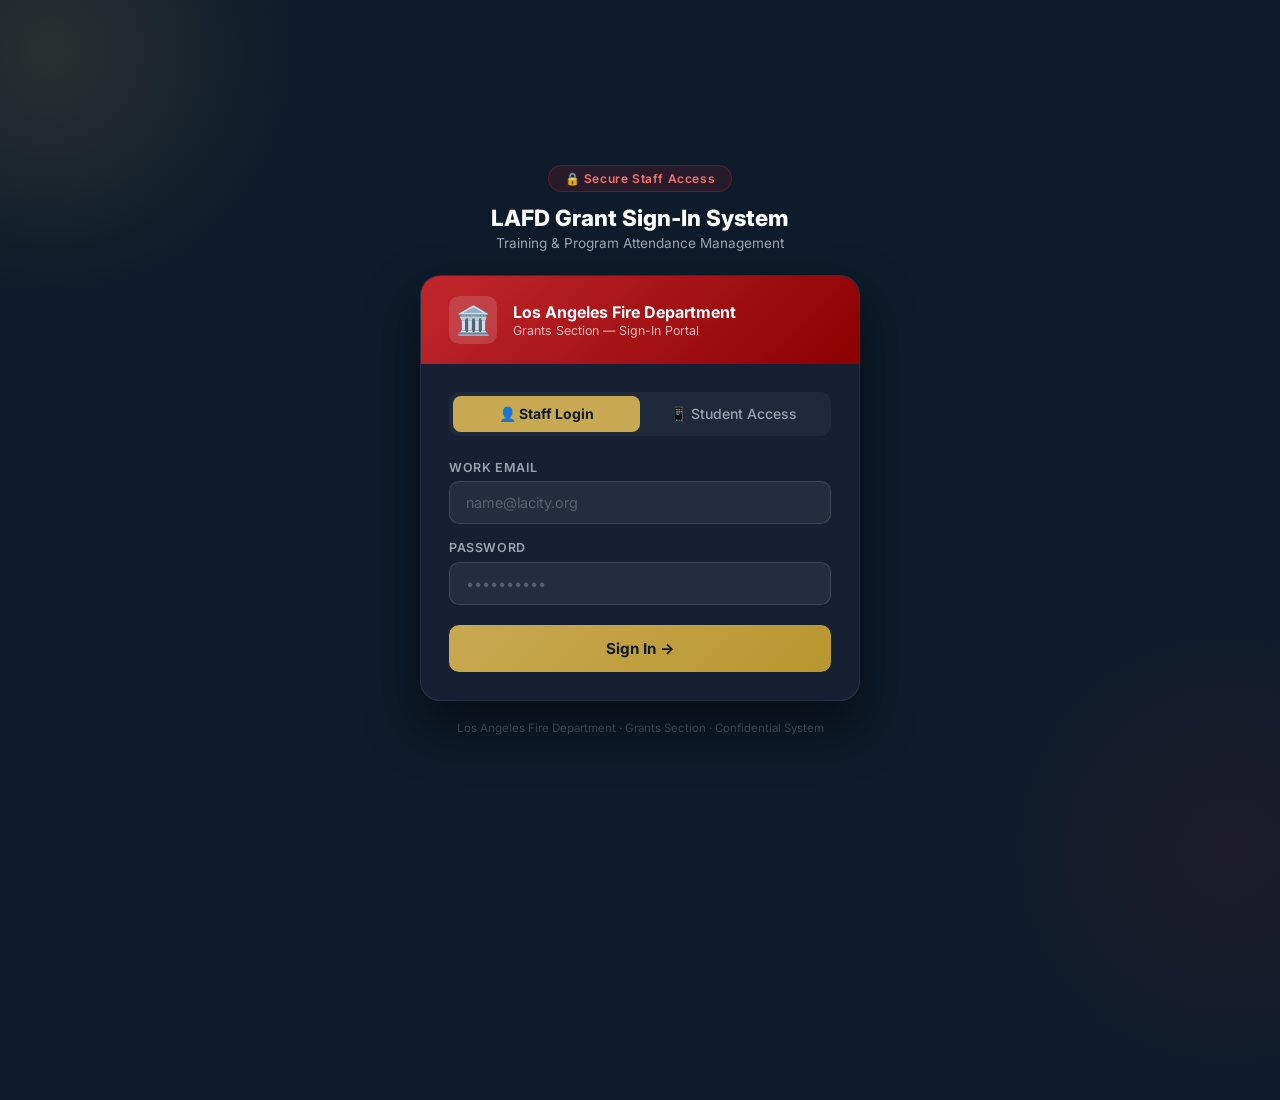
<file: login.html>
<!DOCTYPE html>
<html lang="en">

<head>
    <meta charset="UTF-8" />
    <meta name="viewport" content="width=device-width, initial-scale=1.0" />
    <title>LAFD Sign-In — Login</title>
    <link rel="preconnect" href="https://fonts.googleapis.com">
    <link href="https://fonts.googleapis.com/css2?family=Inter:wght@300;400;500;600;700;800&display=swap"
        rel="stylesheet">
    <style>
        *,
        *::before,
        *::after {
            box-sizing: border-box;
            margin: 0;
            padding: 0;
        }

        :root {
            --navy: #0D1B2A;
            --navy-mid: #162032;
            --gold: #C8A951;
            --red: #C1272D;
            --white: #fff;
            --gray-400: #9ca3af;
            --radius: 12px;
        }

        body {
            font-family: 'Inter', sans-serif;
            background: var(--navy);
            min-height: 100vh;
            display: flex;
            align-items: center;
            justify-content: center;
            padding: 1rem;
            position: relative;
            overflow: hidden;
        }

        body::before {
            content: '';
            position: absolute;
            top: -200px;
            left: -200px;
            width: 500px;
            height: 500px;
            background: radial-gradient(circle, rgba(200, 169, 81, 0.15) 0%, transparent 70%);
            pointer-events: none;
        }

        body::after {
            content: '';
            position: absolute;
            bottom: -200px;
            right: -200px;
            width: 500px;
            height: 500px;
            background: radial-gradient(circle, rgba(193, 39, 45, 0.1) 0%, transparent 70%);
            pointer-events: none;
        }

        .wrapper {
            width: 100%;
            max-width: 440px;
            position: relative;
            z-index: 1;
        }

        .brand {
            text-align: center;
            margin-bottom: 1.5rem;
        }

        .brand h1 {
            font-size: 1.4rem;
            font-weight: 800;
            color: var(--white);
        }

        .brand p {
            color: var(--gray-400);
            font-size: 0.85rem;
            margin-top: 0.25rem;
        }

        .badge {
            display: inline-block;
            background: rgba(193, 39, 45, 0.15);
            border: 1px solid rgba(193, 39, 45, 0.3);
            border-radius: 100px;
            padding: 0.3rem 1rem;
            margin-bottom: 0.75rem;
            color: #f87171;
            font-size: 0.75rem;
            font-weight: 600;
            letter-spacing: 0.05em;
        }

        .card {
            background: var(--navy-mid);
            border: 1px solid rgba(255, 255, 255, 0.08);
            border-radius: 20px;
            overflow: hidden;
            box-shadow: 0 25px 50px rgba(0, 0, 0, 0.5);
        }

        .card-top {
            background: linear-gradient(135deg, var(--red) 0%, #8b0000 100%);
            padding: 1.25rem 1.75rem;
            display: flex;
            align-items: center;
            gap: 1rem;
        }

        .card-top-icon {
            font-size: 1.75rem;
            background: rgba(255, 255, 255, 0.15);
            border-radius: 10px;
            width: 48px;
            height: 48px;
            display: flex;
            align-items: center;
            justify-content: center;
        }

        .card-top h2 {
            color: white;
            font-size: 1rem;
            font-weight: 700;
        }

        .card-top p {
            color: rgba(255, 255, 255, 0.7);
            font-size: 0.78rem;
            margin-top: 0.1rem;
        }

        .card-body {
            padding: 1.75rem;
        }

        .tabs {
            display: flex;
            background: rgba(255, 255, 255, 0.04);
            border-radius: 10px;
            padding: 4px;
            margin-bottom: 1.5rem;
        }

        .tab {
            flex: 1;
            border: none;
            background: transparent;
            color: var(--gray-400);
            font-family: inherit;
            font-size: 0.875rem;
            font-weight: 500;
            padding: 0.6rem 0.5rem;
            border-radius: 8px;
            cursor: pointer;
            transition: all 0.2s;
        }

        .tab.active {
            background: var(--gold);
            color: var(--navy);
            font-weight: 700;
        }

        .form-group {
            margin-bottom: 1rem;
        }

        .lbl {
            display: block;
            font-size: 0.78rem;
            font-weight: 600;
            color: var(--gray-400);
            text-transform: uppercase;
            letter-spacing: 0.05em;
            margin-bottom: 0.4rem;
        }

        .inp {
            width: 100%;
            background: rgba(255, 255, 255, 0.06);
            border: 1px solid rgba(255, 255, 255, 0.12);
            border-radius: 10px;
            color: var(--white);
            font-family: inherit;
            font-size: 0.9rem;
            padding: 0.75rem 1rem;
            transition: border-color 0.2s;
        }

        .inp:focus {
            outline: none;
            border-color: var(--gold);
            background: rgba(255, 255, 255, 0.09);
        }

        .inp::placeholder {
            color: rgba(255, 255, 255, 0.25);
        }

        .err {
            background: rgba(193, 39, 45, 0.15);
            border: 1px solid rgba(193, 39, 45, 0.4);
            border-radius: 8px;
            color: #fca5a5;
            font-size: 0.8rem;
            padding: 0.6rem 0.875rem;
            margin-bottom: 1rem;
            display: none;
        }

        .err.show {
            display: block;
        }

        .btn {
            width: 100%;
            background: linear-gradient(135deg, var(--gold) 0%, #b8962e 100%);
            color: var(--navy);
            border: none;
            border-radius: 10px;
            font-family: inherit;
            font-size: 0.95rem;
            font-weight: 700;
            padding: 0.875rem;
            cursor: pointer;
            transition: all 0.2s;
            margin-top: 0.25rem;
        }

        .btn:hover {
            transform: translateY(-1px);
            box-shadow: 0 8px 20px rgba(200, 169, 81, 0.3);
        }

        .btn:active {
            transform: translateY(0);
        }

        .student-info {
            text-align: center;
            padding: 0.5rem 0 1rem;
        }

        .student-info .icon {
            font-size: 2.5rem;
            margin-bottom: 0.75rem;
        }

        .student-info h3 {
            color: var(--white);
            font-size: 0.95rem;
            font-weight: 700;
            margin-bottom: 0.4rem;
        }

        .student-info p {
            color: var(--gray-400);
            font-size: 0.82rem;
            line-height: 1.5;
            margin-bottom: 0.75rem;
        }

        .hidden {
            display: none !important;
        }

        .footer {
            text-align: center;
            margin-top: 1.25rem;
            color: rgba(255, 255, 255, 0.2);
            font-size: 0.72rem;
        }
    </style>
</head>

<body>
    <div class="wrapper">
        <div class="brand">
            <div class="badge">🔒 Secure Staff Access</div>
            <h1>LAFD Grant Sign-In System</h1>
            <p>Training & Program Attendance Management</p>
        </div>
        <div class="card">
            <div class="card-top">
                <div class="card-top-icon">🏛️</div>
                <div>
                    <h2>Los Angeles Fire Department</h2>
                    <p>Grants Section — Sign-In Portal</p>
                </div>
            </div>
            <div class="card-body">
                <div class="tabs">
                    <button class="tab active" id="tabStaff" onclick="setTab('staff')">👤 Staff Login</button>
                    <button class="tab" id="tabStudent" onclick="setTab('student')">📱 Student Access</button>
                </div>

                <!-- STAFF LOGIN -->
                <div id="staffPanel">
                    <div class="form-group">
                        <label class="lbl">Work Email</label>
                        <input type="email" id="loginEmail" class="inp" placeholder="name@lacity.org"
                            autocomplete="email" />
                    </div>
                    <div class="form-group">
                        <label class="lbl">Password</label>
                        <input type="password" id="loginPassword" class="inp" placeholder="••••••••••"
                            autocomplete="current-password" onkeydown="if(event.key==='Enter') doLogin()" />
                    </div>
                    <div class="err" id="loginError">Invalid email or password. Please try again.</div>
                    <button class="btn" onclick="doLogin()">Sign In →</button>
                </div>

                <!-- STUDENT ACCESS INFO -->
                <div id="studentPanel" class="hidden">
                    <div class="student-info">
                        <div class="icon">📱</div>
                        <h3>Student Sign-In</h3>
                        <p>Scan the QR code displayed by your instructor. Your sign-in form will open automatically on
                            your phone.</p>
                        <p>If you have a direct link, paste it below and tap Open:</p>
                    </div>
                    <div class="form-group">
                        <label class="lbl">Direct Sign-In Link (Optional)</label>
                        <input type="text" id="studentLink" class="inp" placeholder="Paste link here…" />
                    </div>
                    <button class="btn" onclick="goStudentLink()">Open Sign-In Form →</button>
                </div>
            </div>
        </div>
        <p class="footer">Los Angeles Fire Department · Grants Section · Confidential System</p>
    </div>

    <script>
        // Hard-coded admin credentials (client-side only — upgrade to backend for production)
        const ADMIN_EMAIL = 'lafd.grants@lacity.org';
        const ADMIN_PASS = 'FigPlaza1225$$';

        function setTab(tab) {
            document.getElementById('staffPanel').classList.toggle('hidden', tab !== 'staff');
            document.getElementById('studentPanel').classList.toggle('hidden', tab !== 'student');
            document.getElementById('tabStaff').classList.toggle('active', tab === 'staff');
            document.getElementById('tabStudent').classList.toggle('active', tab === 'student');
        }

        function doLogin() {
            const email = document.getElementById('loginEmail').value.trim().toLowerCase();
            const pass = document.getElementById('loginPassword').value;
            const errEl = document.getElementById('loginError');
            errEl.classList.remove('show');

            // Admin
            if (email === ADMIN_EMAIL.toLowerCase() && pass === ADMIN_PASS) {
                sessionStorage.setItem('lafd_role', 'admin');
                sessionStorage.setItem('lafd_userEmail', email);
                sessionStorage.removeItem('lafd_instructorData');
                window.location.href = 'index.html';
                return;
            }

            // Instructor accounts stored by admin
            const accounts = JSON.parse(localStorage.getItem('lafd_instructorAccounts') || '[]');
            const match = accounts.find(a => a.email.toLowerCase() === email && a.password === pass);
            if (match) {
                sessionStorage.setItem('lafd_role', 'instructor');
                sessionStorage.setItem('lafd_userEmail', email);
                sessionStorage.setItem('lafd_instructorData', JSON.stringify(match));
                window.location.href = 'index.html';
                return;
            }

            errEl.classList.add('show');
        }

        function goStudentLink() {
            const link = document.getElementById('studentLink').value.trim();
            if (link) { window.location.href = link; }
            else { alert('Please paste a sign-in link or scan the QR code with your phone camera.'); }
        }

        // If already logged in, go straight to app
        if (sessionStorage.getItem('lafd_role')) {
            window.location.href = 'index.html';
        }
    </script>
</body>

</html>
</file>
